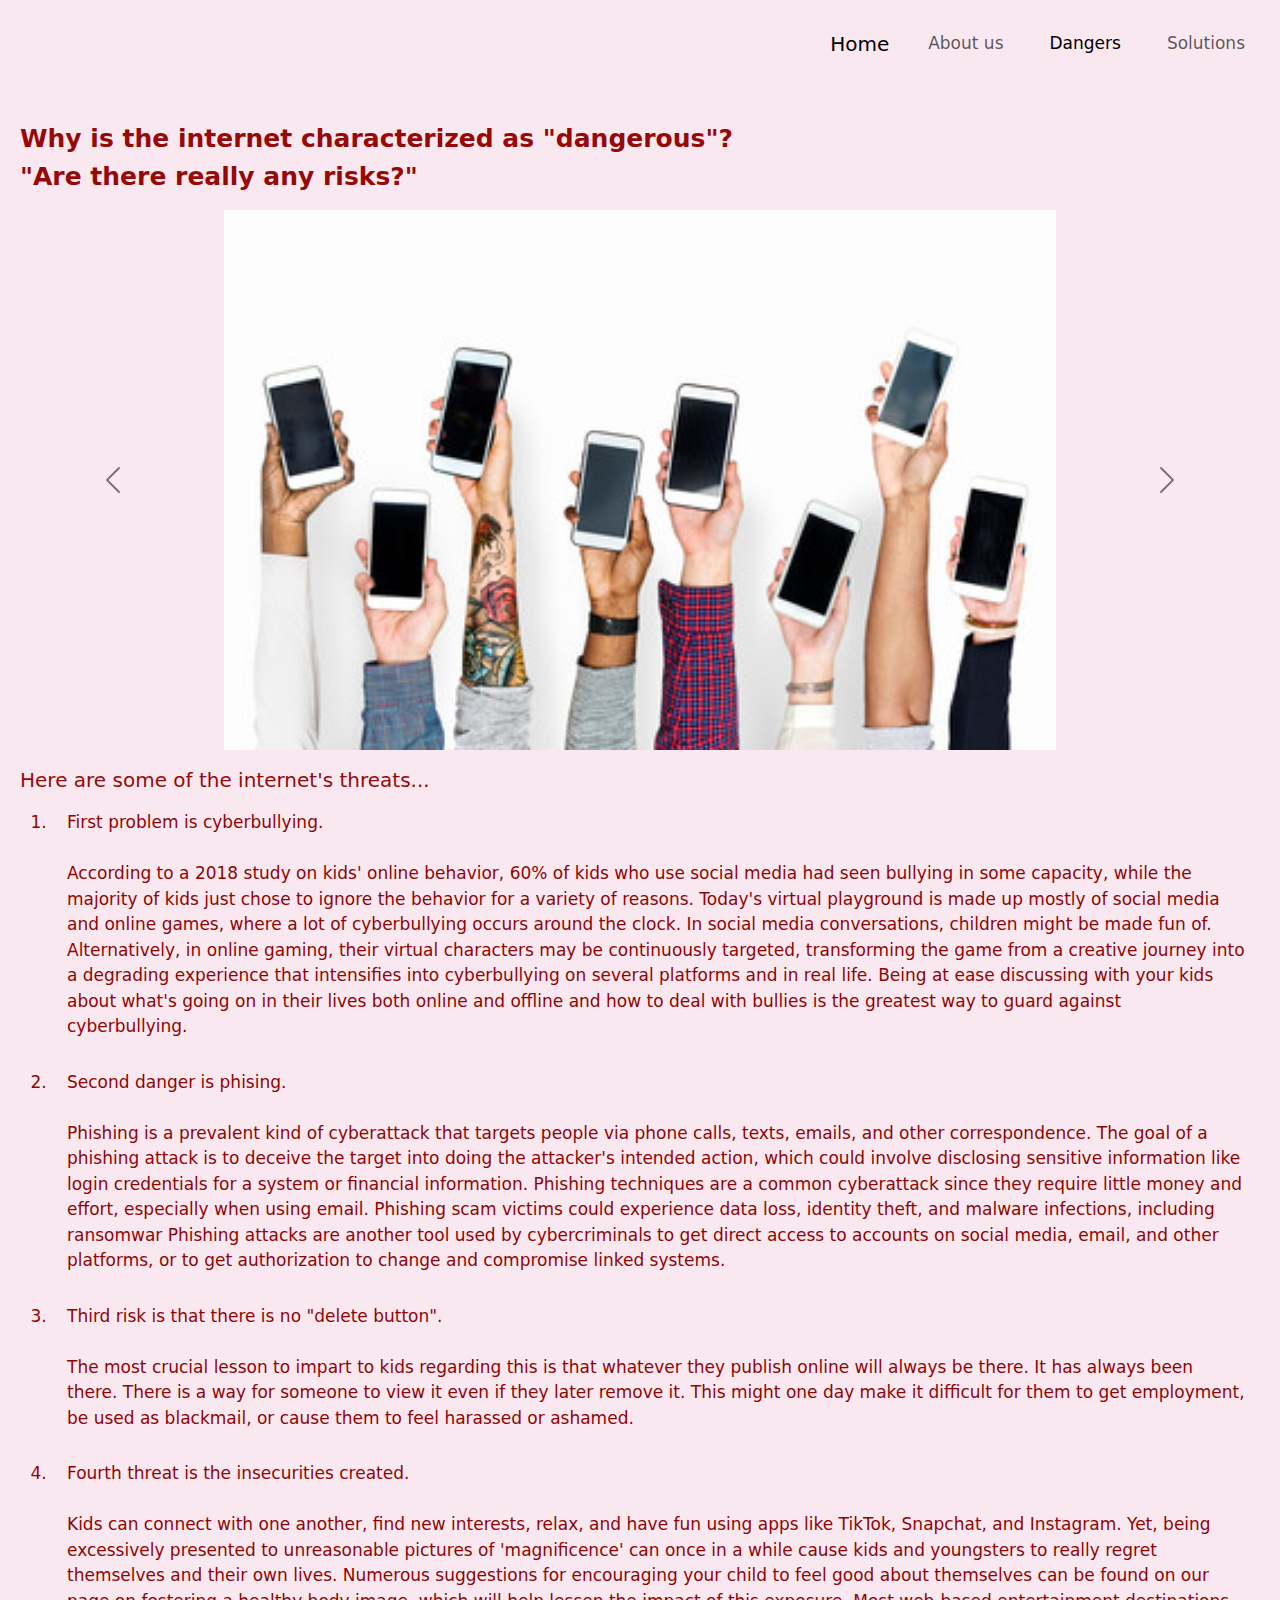
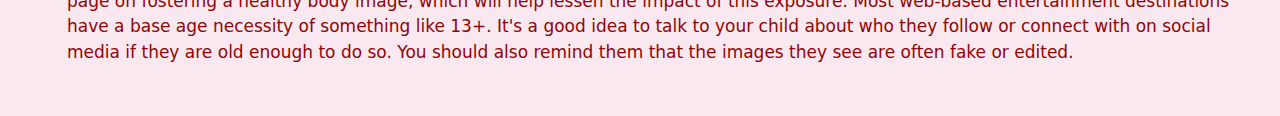
<file: page1.html>
<!DOCTYPE html>
<html>
<head>
  <title>Online Safety</title>
  <link href="https://cdn.jsdelivr.net/npm/bootstrap@5.3.3/dist/css/bootstrap.min.css" rel="stylesheet" integrity="sha384-QWTKZyjpPEjISv5WaRU9OFeRpok6YctnYmDr5pNlyT2bRjXh0JMhjY6hW+ALEwIH" crossorigin="anonymous" />
  <link rel="stylesheet" href="./styles/index.css" />
</head>
<body>
  <div class="nav-container">
    <nav class="navbar navbar-expand-lg">
      <div class="container-fluid">
        <a class="navbar-brand nav-item" href="index.html">Home</a>
        <button class="navbar-toggler" type="button" data-bs-toggle="collapse" data-bs-target="#navbarSupportedContent" aria-controls="navbarSupportedContent" aria-expanded="false" aria-label="Toggle navigation">
          <span class="navbar-toggler-icon"></span>
        </button>
        <div class="collapse navbar-collapse" id="navbarSupportedContent">
          <ul class="navbar-nav me-auto mb-2 mb-lg-0">
            <li class="nav-item">
              <a class="nav-link" aria-current="page" href="aboutus.html">About us</a>
            </li>
            <li class="nav-item">
              <a class="nav-link active" aria-current="page" href="page1.html">Dangers</a>
            </li>
            <li class="nav-item">
              <a class="nav-link" aria-current="page" href="page3.html">Solutions</a>
            </li>
          </ul>
        </div>
    </nav>
    
  </div>
  <div class="main-container">
<div class="title">Why is the internet characterized as "dangerous"?</div>
<div class="title">"Are there really any risks?"</div>
<div id="carouselExampleFade" class="carousel slide" data-bs-theme="dark">
    <div class="carousel-inner">
      <div class="carousel-item active">
        <img src="images/image6.jpg" class="d-block" alt="...">
      </div>
      <div class="carousel-item">
        <img src="images/image4.jpg" class="d-block" alt="...">
      </div>
      <div class="carousel-item">
        <img src="images/image5.jpg" class="d-block " alt="...">
      </div>
    </div>
    <button class="carousel-control-prev" type="button" data-bs-target="#carouselExampleFade" data-bs-slide="prev">
      <span class="carousel-control-prev-icon" aria-hidden="true"></span>
      <span class="visually-hidden">Previous</span>
    </button>
    <button class="carousel-control-next" type="button" data-bs-target="#carouselExampleFade" data-bs-slide="next">
      <span class="carousel-control-next-icon" aria-hidden="true"></span>
      <span class="visually-hidden">Next</span>
    </button>
  </div>
  <script src="https://cdn.jsdelivr.net/npm/bootstrap@5.3.3/dist/js/bootstrap.bundle.min.js" integrity="sha384-YvpcrYf0tY3lHB60NNkmXc5s9fDVZLESaAA55NDzOxhy9GkcIdslK1eN7N6jIeHz" crossorigin="anonymous"></script>
  <div class="subtitle">Here are some of the internet's threats...</div>
<ol>
    <li><div class="underlined">First problem is cyberbullying. </div><br>
        According to a 2018 study on kids' online behavior, 60% of kids who use social media had seen bullying in some capacity, while the majority of kids just chose to ignore the behavior for a variety of reasons. Today's virtual playground is made up mostly of social media and online games, where a lot of cyberbullying occurs around the clock. In social media conversations, children might be made fun of. Alternatively, in online gaming, their virtual characters may be continuously targeted, transforming the game from a creative journey into a degrading experience that intensifies into cyberbullying on several platforms and in real life.
        Being at ease discussing with your kids about what's going on in their lives both online and offline and how to deal with bullies is the greatest way to guard against cyberbullying. 
        
    </li>
    <li><div class="underlined">Second danger is phising. </div><br>
        Phishing is a prevalent kind of cyberattack that targets people via phone calls, texts, emails, and other correspondence. The goal of a phishing attack is to deceive the target into doing the attacker's intended action, which could involve disclosing sensitive information like login credentials for a system or financial information. Phishing techniques are a common cyberattack since they require little money and effort, especially when using email. Phishing scam victims could experience data loss, identity theft, and malware infections, including ransomwar
        Phishing attacks are another tool used by cybercriminals to get direct access to accounts on social media, email, and other platforms, or to get authorization to change and compromise linked systems.
        </li>
    <li><div class="underlined">Third risk is that there is no "delete button". </div><br>
        The most crucial lesson to impart to kids regarding this is that whatever they publish online will always be there. It has always been there. There is a way for someone to view it even if they later remove it. This might one day make it difficult for them to get employment, be used as blackmail, or cause them to feel harassed or ashamed.
      
    </li>
    <li><div class="underlined">Fourth threat is the insecurities created.</div> <br>
        Kids can connect with one another, find new interests, relax, and have fun using apps like TikTok, Snapchat, and Instagram. Yet, being excessively presented to unreasonable pictures of 'magnificence' can once in a while cause kids and youngsters to really regret themselves and their own lives. Numerous suggestions for encouraging your child to feel good about themselves can be found on our page on fostering a healthy body image, which will help lessen the impact of this exposure. Most web-based entertainment destinations have a base age necessity of something like 13+. It's a good idea to talk to your child about who they follow or connect with on social media if they are old enough to do so. You should also remind them that the images they see are often fake or edited.
    </ol>
  </div>
    </body>
</html>
</file>
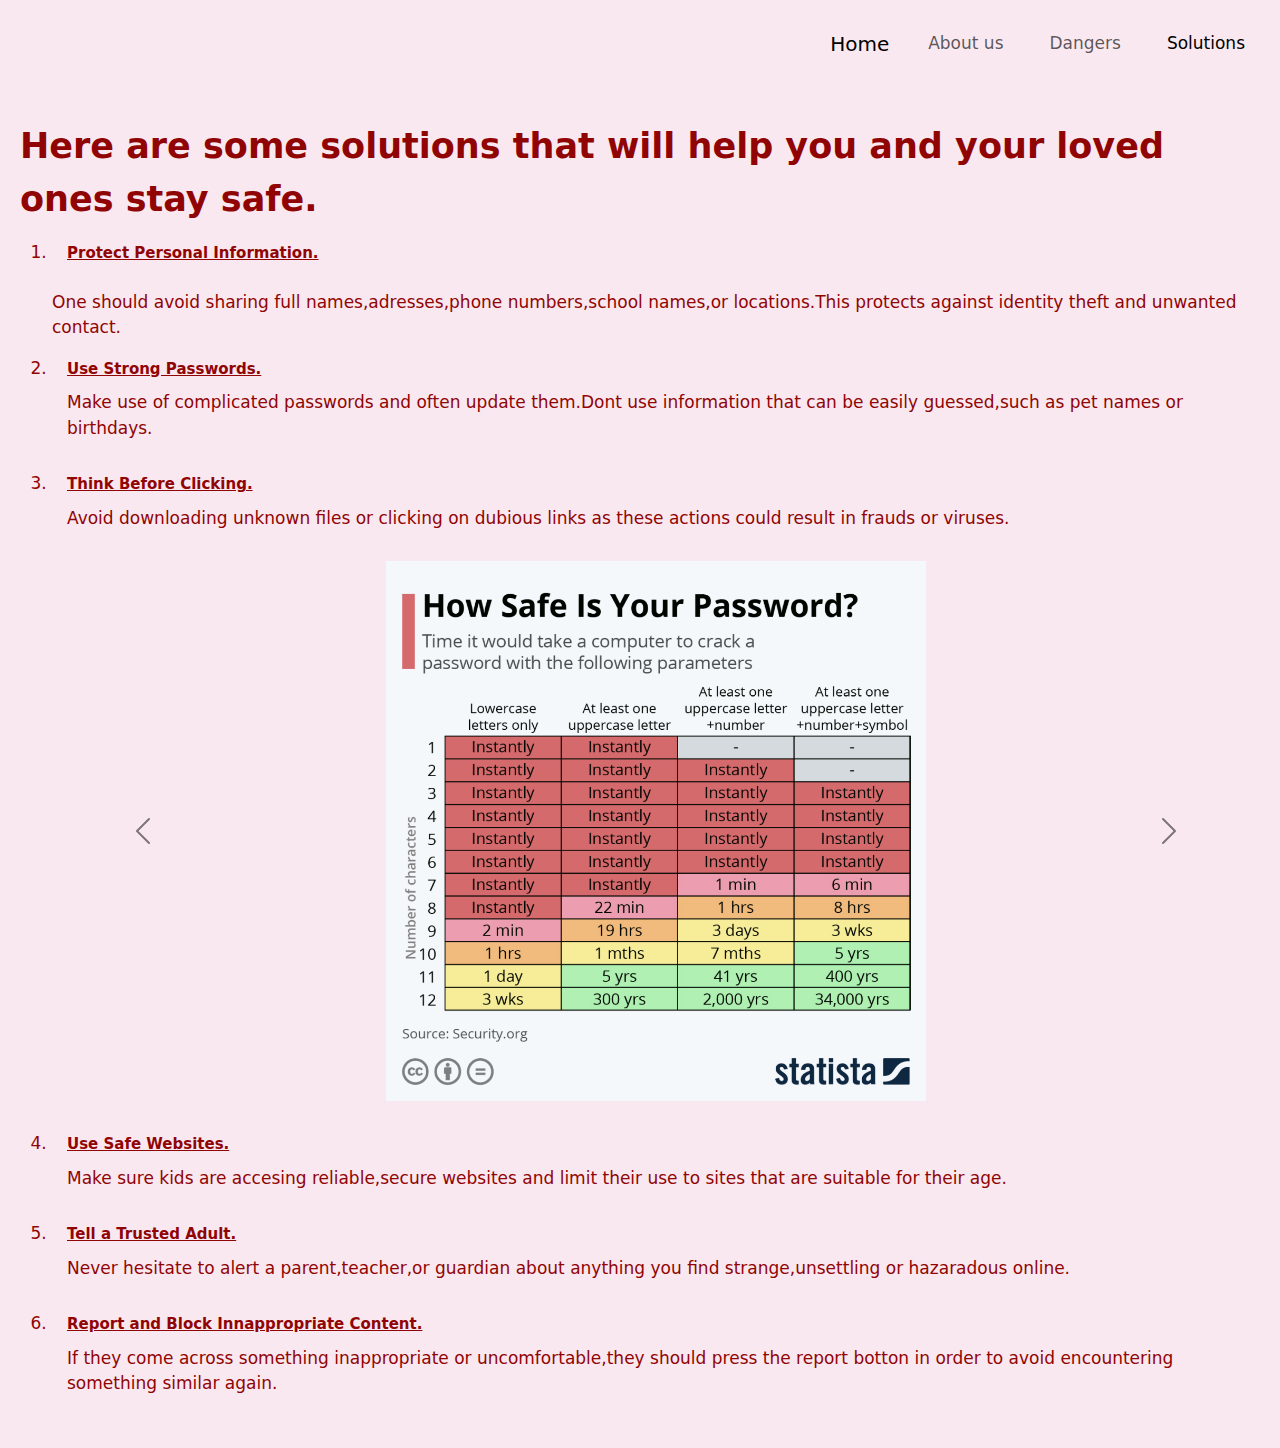
<file: page3.html>
<!DOCTYPE html>
<html>
<head>
  <title>Online Safety</title>
  <link href="https://cdn.jsdelivr.net/npm/bootstrap@5.3.3/dist/css/bootstrap.min.css" rel="stylesheet" integrity="sha384-QWTKZyjpPEjISv5WaRU9OFeRpok6YctnYmDr5pNlyT2bRjXh0JMhjY6hW+ALEwIH" crossorigin="anonymous" />
  <link rel="stylesheet" href="styles/index.css" />
</head>
<body>
  <div class="nav-container">
    <nav class="navbar navbar-expand-lg">
      <div class="container-fluid">
        <a class="navbar-brand nav-item" href="index.html">Home</a>
        <button class="navbar-toggler" type="button" data-bs-toggle="collapse" data-bs-target="#navbarSupportedContent" aria-controls="navbarSupportedContent" aria-expanded="false" aria-label="Toggle navigation">
          <span class="navbar-toggler-icon"></span>
        </button>
        <div class="collapse navbar-collapse" id="navbarSupportedContent">
          <ul class="navbar-nav me-auto mb-2 mb-lg-0">
            <li class="nav-item">
              <a class="nav-link" aria-current="page" href="aboutus.html">About us</a>
            </li>
            <li class="nav-item">
              <a class="nav-link" aria-current="page" href="page1.html">Dangers</a>
            </li>
            <li class="nav-item">
              <a class="nav-link active" aria-current="page" href="page3.html">Solutions</a>
            </li>
          </ul>
        </div>
    </nav>
    </div>
    <div class="main-container">
    <div id="bold1">Here are some solutions that will help you and your loved ones stay safe.</div> 
<ol>
    <li><div class="li-title">Protect Personal Information. </div></li>
        One should avoid sharing full names,adresses,phone numbers,school names,or locations.This protects against identity theft and unwanted contact.
        
    </li>
    <li><div class="li-title">Use Strong Passwords. </div>
        Make use of complicated passwords and often update them.Dont use information that can be easily guessed,such as pet names or birthdays.
        </li>
    <li><div class="li-title">Think Before Clicking. </div>
        Avoid downloading unknown files or clicking on dubious links as these actions could result in frauds or viruses.
    </li>

    <div id="carouselExampleFade" class="carousel slide" data-bs-theme="dark">
        <div class="carousel-inner">
          <div class="carousel-item active">
            <img src="images/image9.jpg" class="d-block" alt="...">
          </div>
          <div class="carousel-item">
            <img src="images/image8.jpg" class="d-block" alt="...">
          </div>
          <div class="carousel-item">
            <img src="images/image10.jpg" class="d-block " alt="...">
          </div>
        </div>
        <button class="carousel-control-prev" type="button" data-bs-target="#carouselExampleFade" data-bs-slide="prev">
          <span class="carousel-control-prev-icon" aria-hidden="true"></span>
          <span class="visually-hidden">Previous</span>
        </button>
        <button class="carousel-control-next" type="button" data-bs-target="#carouselExampleFade" data-bs-slide="next">
          <span class="carousel-control-next-icon" aria-hidden="true"></span>
          <span class="visually-hidden">Next</span>
        </button>
      </div>
    

    <li><div class="li-title">Use Safe Websites.</div>
        Make sure kids are accesing reliable,secure websites and limit their use to sites that are suitable for their age.
        </li>
        <li><div class="li-title">Tell a Trusted Adult.</div>
            Never hesitate to alert a parent,teacher,or guardian about anything you find strange,unsettling or hazaradous online.
            </li>
            <li><div class="li-title">Report and Block Innappropriate Content.</div>
If they come across something inappropriate or uncomfortable,they should press the report botton in order to avoid encountering something similar again.
    </ol>
    </div>
 <script src="https://cdn.jsdelivr.net/npm/bootstrap@5.3.3/dist/js/bootstrap.bundle.min.js" integrity="sha384-YvpcrYf0tY3lHB60NNkmXc5s9fDVZLESaAA55NDzOxhy9GkcIdslK1eN7N6jIeHz" crossorigin="anonymous"></script>
</body>
</html>
</file>
<file: styles/index.css>
body {
    background-color: rgb(249, 232, 240);
    color: black;
    font-size: 17px;
    
}
#basic-title{
    font-size: 35px;
    font-weight: bold;
    color:rgb(235, 127, 219)
}

.title{
    font-size: 25px;
    font-weight: bold;
    color:rgb(151, 9, 9)
}

.subtitle{
    font-size: 20px;
    color:rgb(151, 9, 9)
}

li {
    padding: 15px;
}

.carousel {
    padding:15px
}

.carousel-item img {
    height: 60vh;
    max-width: 100%;
    width: fit-content;
    margin: auto;
}

.question{
    font-size:30px;
    font-weight: bolder;
    color: rgb(144, 4, 4);
}

.title2{
    font-size: 17px;
    color: black;
}

.question2{
    font-size: 40px;
font-weight: bolder;
    color: rgb(144, 4, 4);
    font-weight: bold;
}

.li-title{
    text-decoration: underline;
    font-size: 15px;
    font-weight: bold;
    padding-bottom: 10px;
}

#bold1{
    font-size: 35px;
    font-weight: bolder;
    color: rgb(144, 4, 4);
}

#aboutus{
    color: black;
    font-size: 15px;
    
}
.nav-container{
    position: relative;
    min-height: 100px;
}

.nav-container img {
    width: 100%;
    height: 100vh;
}

.nav-container nav {
    position: absolute;
    top: 0;
    right: 0
}


.main-title-section {
    font-size: 60px;
    font-weight: bold;
    color: rgb(111, 205, 213);
    position: absolute;
    top: 0px;
    height: 90%;
    display: flex;
    flex-direction: column;
    justify-content: center;
    max-width: 60%;
    text-align:center;
    padding: 0 50px;
}

.main-subtitle {
    color: rgb(229, 146, 238);
    margin-top: 10px;
    margin-top: 20px;
    font-size: 30px
}

.more-info a {
    font-size: 20px;
    color: unset
}
.more-info a:hover{
    color:rgb(229, 146, 238)
}
.more-info {
    font-size: 20px;
}

#aboutus{
    font-size: 28px;
    color: rgb(10, 2, 12);
    font-weight: bold;
    background-color: rgb(249, 158, 237);
}

.navbar{ 
    background-color: transparent;
}

.main-container {
    padding: 20px;
    color: rgb(144,4,4);
}
</file>
